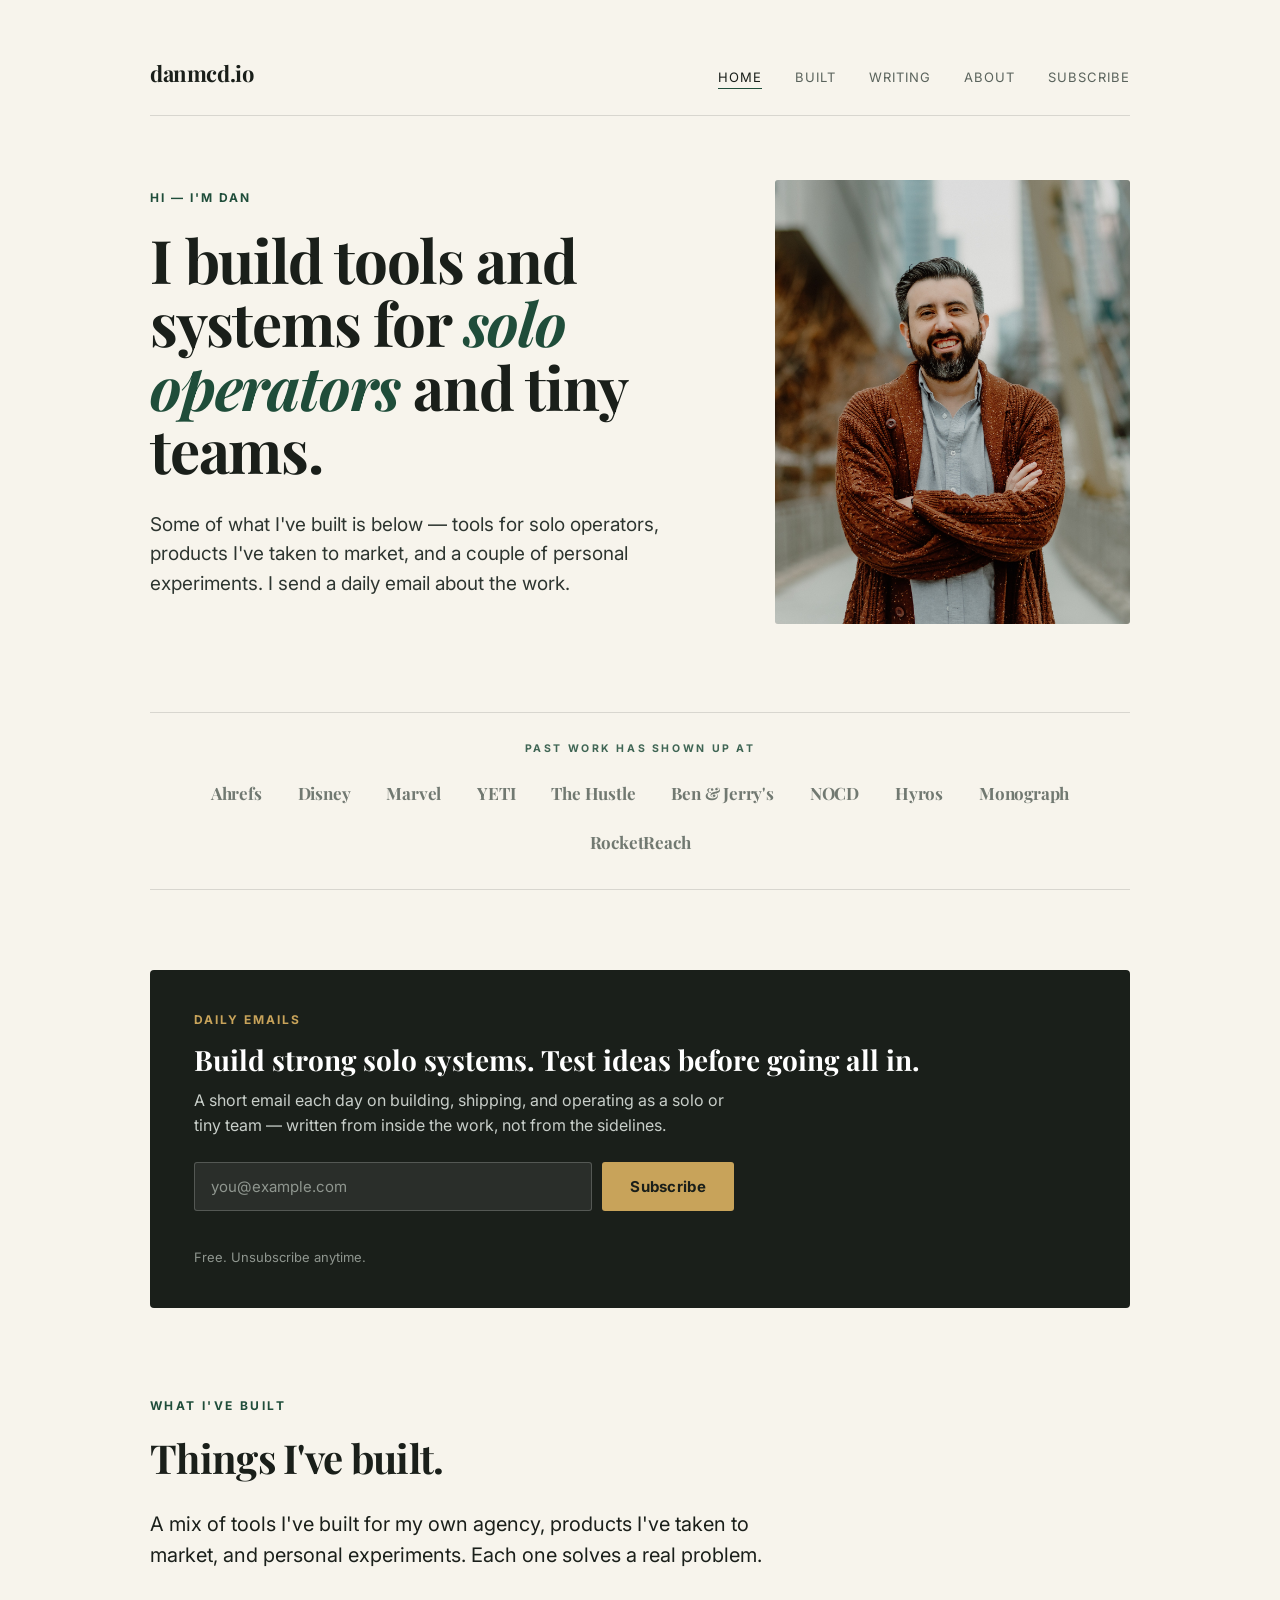
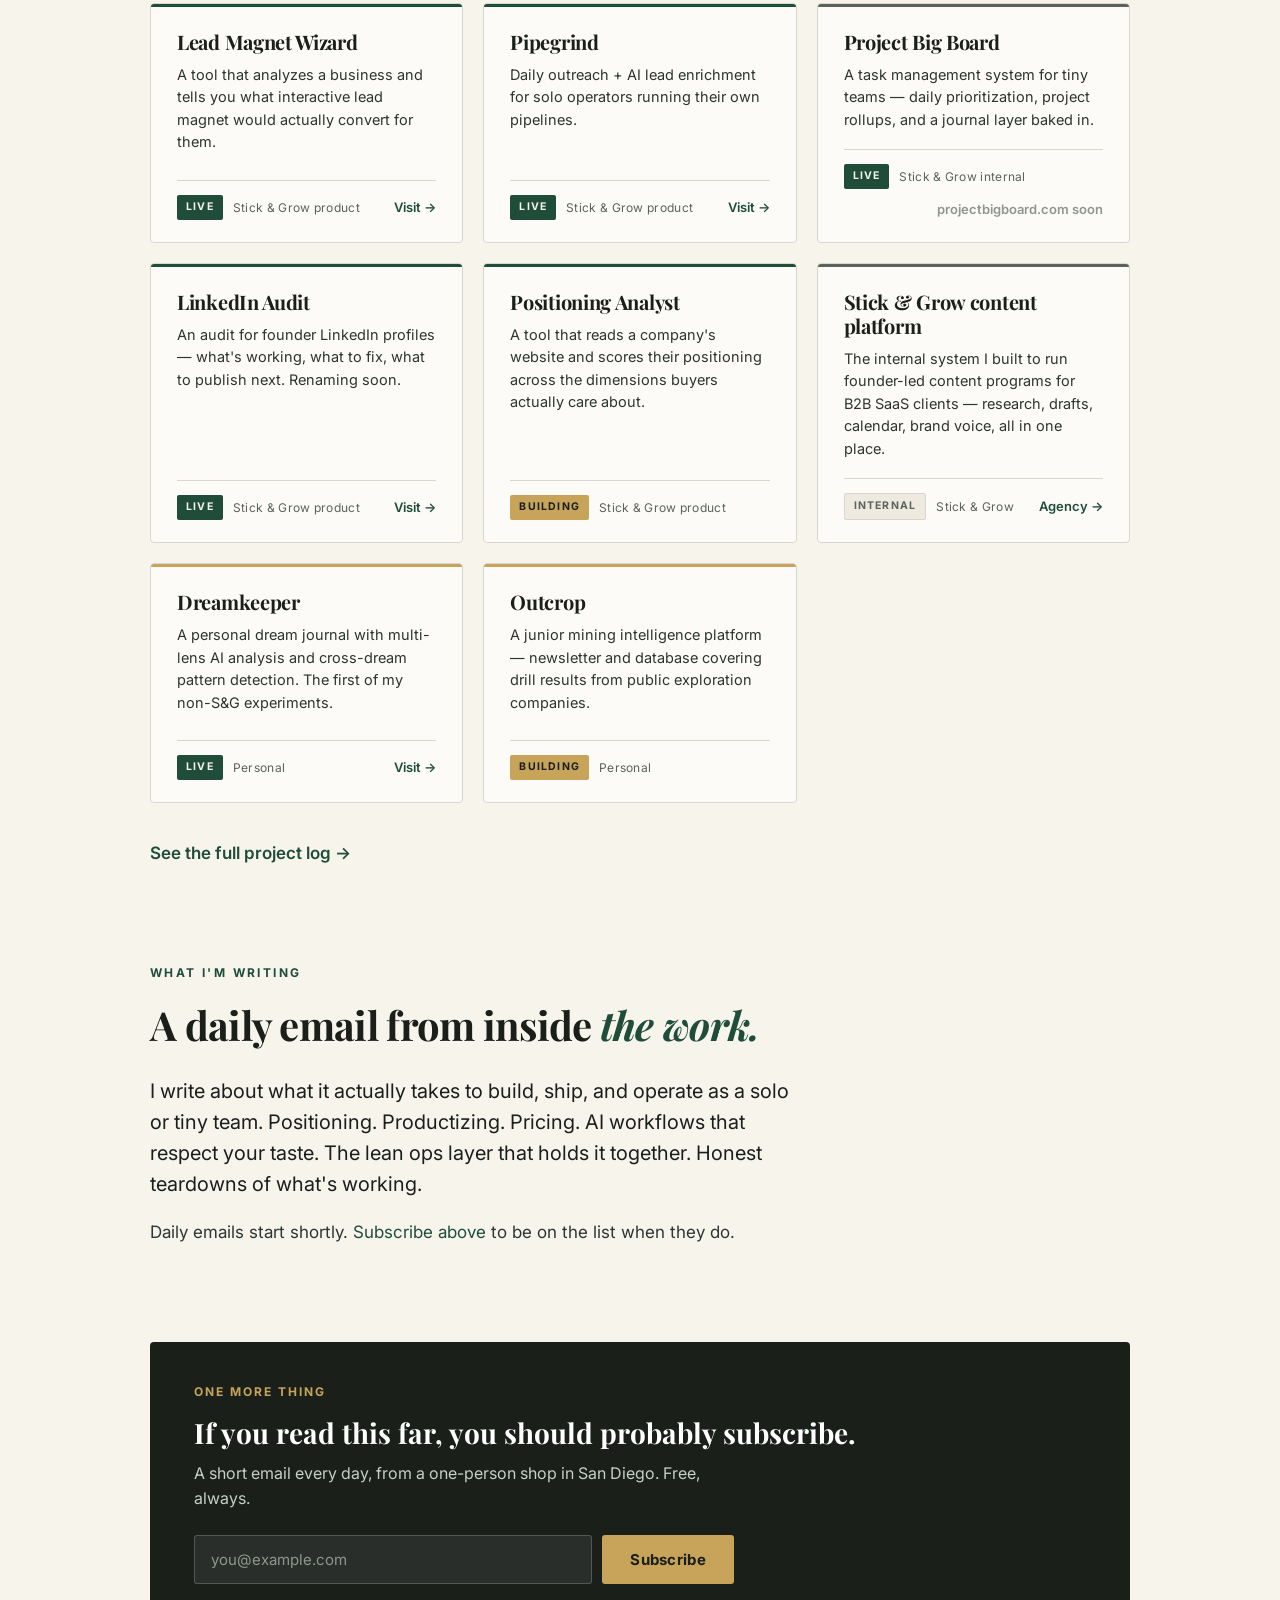
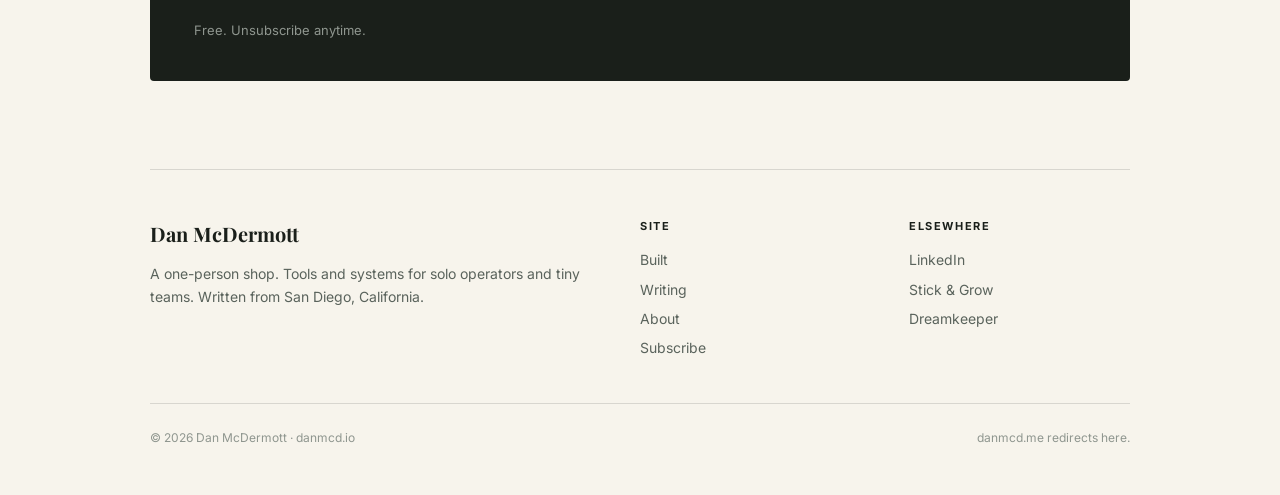
<file: index.html>
<!DOCTYPE html>
<html lang="en">
<head>
  <meta charset="UTF-8" />
  <meta name="viewport" content="width=device-width, initial-scale=1.0" />
  <title>Dan McDermott — danmcd.io</title>
  <meta name="description" content="Dan McDermott builds tools and systems for solo operators and tiny teams. Lead Magnet Wizard, Pipegrind, Project Big Board, Dreamkeeper, and a few more — all from a one-person shop. Subscribe to the daily email." />
  <link rel="preconnect" href="https://fonts.googleapis.com" />
  <link rel="preconnect" href="https://fonts.gstatic.com" crossorigin />
  <link href="https://fonts.googleapis.com/css2?family=Inter:wght@400;500;600;700&family=Playfair+Display:ital,wght@0,400;0,700;1,700&display=swap" rel="stylesheet" />
  <link rel="stylesheet" href="styles.css" />
</head>
<body>

<div class="page">

  <!-- ============ TOP BAR ============ -->
  <header class="topbar">
    <div class="brand"><a href="index.html">danmcd.io</a></div>
    <nav>
      <a href="index.html" class="active">Home</a>
      <a href="building.html">Built</a>
      <a href="writing.html">Writing</a>
      <a href="about.html">About</a>
      <a href="#subscribe">Subscribe</a>
    </nav>
  </header>

  <!-- ============ HERO ============ -->
  <div class="hero">
    <div class="hero-text">
      <span class="eyebrow">Hi — I'm Dan</span>
      <h1>I build tools and systems for <em>solo operators</em> and tiny teams.</h1>
      <p class="hero-sub">
        Some of what I've built is below — tools for solo operators, products I've taken to market, and a couple of personal experiments. I send a daily email about the work.
      </p>
    </div>
    <div class="photo portrait">
      <img src="assets/images/hero-portrait.jpg" alt="Dan McDermott portrait" style="object-position: top;" />
    </div>
  </div>

  <!-- ============ LOGOS BAR ============ -->
  <div class="logos-bar">
    <div class="logos-label">Past work has shown up at</div>
    <div class="logos-row">
      <span class="logo">Ahrefs</span>
      <span class="logo">Disney</span>
      <span class="logo">Marvel</span>
      <span class="logo">YETI</span>
      <span class="logo">The Hustle</span>
      <span class="logo">Ben &amp; Jerry's</span>
      <span class="logo">NOCD</span>
      <span class="logo">Hyros</span>
      <span class="logo">Monograph</span>
      <span class="logo">RocketReach</span>
    </div>
  </div>

  <!-- ============ PRIMARY SUBSCRIBE CTA ============ -->
  <div class="optin" id="subscribe">
    <div class="optin-lead">Daily Emails</div>
    <div class="optin-title">Build strong solo systems. Test ideas before going all in.</div>
    <div class="optin-body">
      A short email each day on building, shipping, and operating as a solo or tiny team — written from inside the work, not from the sidelines.
    </div>
    <form class="optin-form" action="/api/subscribe" method="post">
      <input class="optin-input" name="email" type="email" autocomplete="email" placeholder="you@example.com" required />
      <input class="optin-honeypot" name="website" type="text" tabindex="-1" autocomplete="off" aria-hidden="true" />
      <button class="optin-btn" type="submit">Subscribe</button>
    </form>
    <div class="optin-status" role="status" aria-live="polite"></div>
    <div class="optin-fineprint">Free. Unsubscribe anytime.</div>
  </div>

  <!-- ============ WHAT I'VE BUILT ============ -->
  <section>
    <span class="section-eyebrow">What I've built</span>
    <h2>Things I've built.</h2>
    <p class="lead">
      A mix of tools I've built for my own agency, products I've taken to market, and personal experiments. Each one solves a real problem.
    </p>

    <div class="project-grid">

      <div class="project-tile" data-category="sg-product">
        <div class="project-name">Lead Magnet Wizard</div>
        <div class="project-desc">A tool that analyzes a business and tells you what interactive lead magnet would actually convert for them.</div>
        <div class="project-meta">
          <span class="project-status live">Live</span>
          <span class="project-tag">Stick &amp; Grow product</span>
          <a class="project-link" href="https://leadmagnetwizard.com" target="_blank" rel="noopener">Visit →</a>
        </div>
      </div>

      <div class="project-tile" data-category="sg-product">
        <div class="project-name">Pipegrind</div>
        <div class="project-desc">Daily outreach + AI lead enrichment for solo operators running their own pipelines.</div>
        <div class="project-meta">
          <span class="project-status live">Live</span>
          <span class="project-tag">Stick &amp; Grow product</span>
          <a class="project-link" href="https://pipegrind.vercel.app" target="_blank" rel="noopener">Visit →</a>
        </div>
      </div>

      <div class="project-tile" data-category="sg-internal">
        <div class="project-name">Project Big Board</div>
        <div class="project-desc">A task management system for tiny teams — daily prioritization, project rollups, and a journal layer baked in.</div>
        <div class="project-meta">
          <span class="project-status live">Live</span>
          <span class="project-tag">Stick &amp; Grow internal</span>
          <span class="project-link disabled">projectbigboard.com soon</span>
        </div>
      </div>

      <div class="project-tile" data-category="sg-product">
        <div class="project-name">LinkedIn Audit</div>
        <div class="project-desc">An audit for founder LinkedIn profiles — what's working, what to fix, what to publish next. Renaming soon.</div>
        <div class="project-meta">
          <span class="project-status live">Live</span>
          <span class="project-tag">Stick &amp; Grow product</span>
          <a class="project-link" href="https://r.stickandgrow.co" target="_blank" rel="noopener">Visit →</a>
        </div>
      </div>

      <div class="project-tile" data-category="sg-product">
        <div class="project-name">Positioning Analyst</div>
        <div class="project-desc">A tool that reads a company's website and scores their positioning across the dimensions buyers actually care about.</div>
        <div class="project-meta">
          <span class="project-status building">Building</span>
          <span class="project-tag">Stick &amp; Grow product</span>
        </div>
      </div>

      <div class="project-tile" data-category="sg-internal">
        <div class="project-name">Stick &amp; Grow content platform</div>
        <div class="project-desc">The internal system I built to run founder-led content programs for B2B SaaS clients — research, drafts, calendar, brand voice, all in one place.</div>
        <div class="project-meta">
          <span class="project-status internal">Internal</span>
          <span class="project-tag">Stick &amp; Grow</span>
          <a class="project-link" href="https://stickandgrow.co" target="_blank" rel="noopener">Agency →</a>
        </div>
      </div>

      <div class="project-tile" data-category="personal">
        <div class="project-name">Dreamkeeper</div>
        <div class="project-desc">A personal dream journal with multi-lens AI analysis and cross-dream pattern detection. The first of my non-S&amp;G experiments.</div>
        <div class="project-meta">
          <span class="project-status live">Live</span>
          <span class="project-tag">Personal</span>
          <a class="project-link" href="https://dreamkeeper.io" target="_blank" rel="noopener">Visit →</a>
        </div>
      </div>

      <div class="project-tile" data-category="personal">
        <div class="project-name">Outcrop</div>
        <div class="project-desc">A junior mining intelligence platform — newsletter and database covering drill results from public exploration companies.</div>
        <div class="project-meta">
          <span class="project-status building">Building</span>
          <span class="project-tag">Personal</span>
        </div>
      </div>

    </div>

    <p style="margin-top: 36px;">
      <a href="building.html" style="font-weight: 600;">See the full project log →</a>
    </p>
  </section>

  <!-- ============ WHAT I'M WRITING ============ -->
  <section>
    <span class="section-eyebrow">What I'm writing</span>
    <h2>A daily email from inside <em>the work.</em></h2>
    <p class="lead">
      I write about what it actually takes to build, ship, and operate as a solo or tiny team. Positioning. Productizing. Pricing. AI workflows that respect your taste. The lean ops layer that holds it together. Honest teardowns of what's working.
    </p>
    <p>
      Daily emails start shortly. <a href="#subscribe">Subscribe above</a> to be on the list when they do.
    </p>
  </section>

  <!-- ============ FINAL OPT-IN ============ -->
  <div class="optin">
    <div class="optin-lead">One more thing</div>
    <div class="optin-title">If you read this far, you should probably subscribe.</div>
    <div class="optin-body">
      A short email every day, from a one-person shop in San Diego. Free, always.
    </div>
    <form class="optin-form" action="/api/subscribe" method="post">
      <input class="optin-input" name="email" type="email" autocomplete="email" placeholder="you@example.com" required />
      <input class="optin-honeypot" name="website" type="text" tabindex="-1" autocomplete="off" aria-hidden="true" />
      <button class="optin-btn" type="submit">Subscribe</button>
    </form>
    <div class="optin-status" role="status" aria-live="polite"></div>
    <div class="optin-fineprint">Free. Unsubscribe anytime.</div>
  </div>

  <!-- ============ FOOTER ============ -->
  <footer>
    <div class="foot-grid">
      <div>
        <div class="foot-brand">Dan McDermott</div>
        <p style="font-size: 14px; color: var(--muted); margin-bottom: 0;">
          A one-person shop. Tools and systems for solo operators and tiny teams. Written from San Diego, California.
        </p>
      </div>
      <div class="foot-col">
        <h4>Site</h4>
        <a href="building.html">Built</a>
        <a href="writing.html">Writing</a>
        <a href="about.html">About</a>
        <a href="#subscribe">Subscribe</a>
      </div>
      <div class="foot-col">
        <h4>Elsewhere</h4>
        <a href="https://linkedin.com/in/danmcdermott">LinkedIn</a>
        <a href="https://stickandgrow.co">Stick &amp; Grow</a>
        <a href="https://dreamkeeper.io">Dreamkeeper</a>
      </div>
    </div>
    <div class="foot-bottom">
      <span>© 2026 Dan McDermott · danmcd.io</span>
      <span>danmcd.me redirects here.</span>
    </div>
  </footer>

</div>

<script>
  // Gentle fade-in-up for project tiles as they scroll into view.
  // Respects prefers-reduced-motion.
  (function () {
    var tiles = document.querySelectorAll('.project-tile');
    if (!tiles.length) return;
    var reduced = window.matchMedia && window.matchMedia('(prefers-reduced-motion: reduce)').matches;
    if (reduced || !('IntersectionObserver' in window)) {
      tiles.forEach(function (t) { t.classList.add('in-view'); });
      return;
    }
    tiles.forEach(function (t, i) {
      t.style.animationDelay = (i * 70) + 'ms';
    });
    var io = new IntersectionObserver(function (entries) {
      entries.forEach(function (entry) {
        if (entry.isIntersecting) {
          entry.target.classList.add('in-view');
          io.unobserve(entry.target);
        }
      });
    }, { threshold: 0.12, rootMargin: '0px 0px -40px 0px' });
    tiles.forEach(function (t) { io.observe(t); });
  })();
</script>

<script src="subscribe.js"></script>

</body>
</html>
</file>
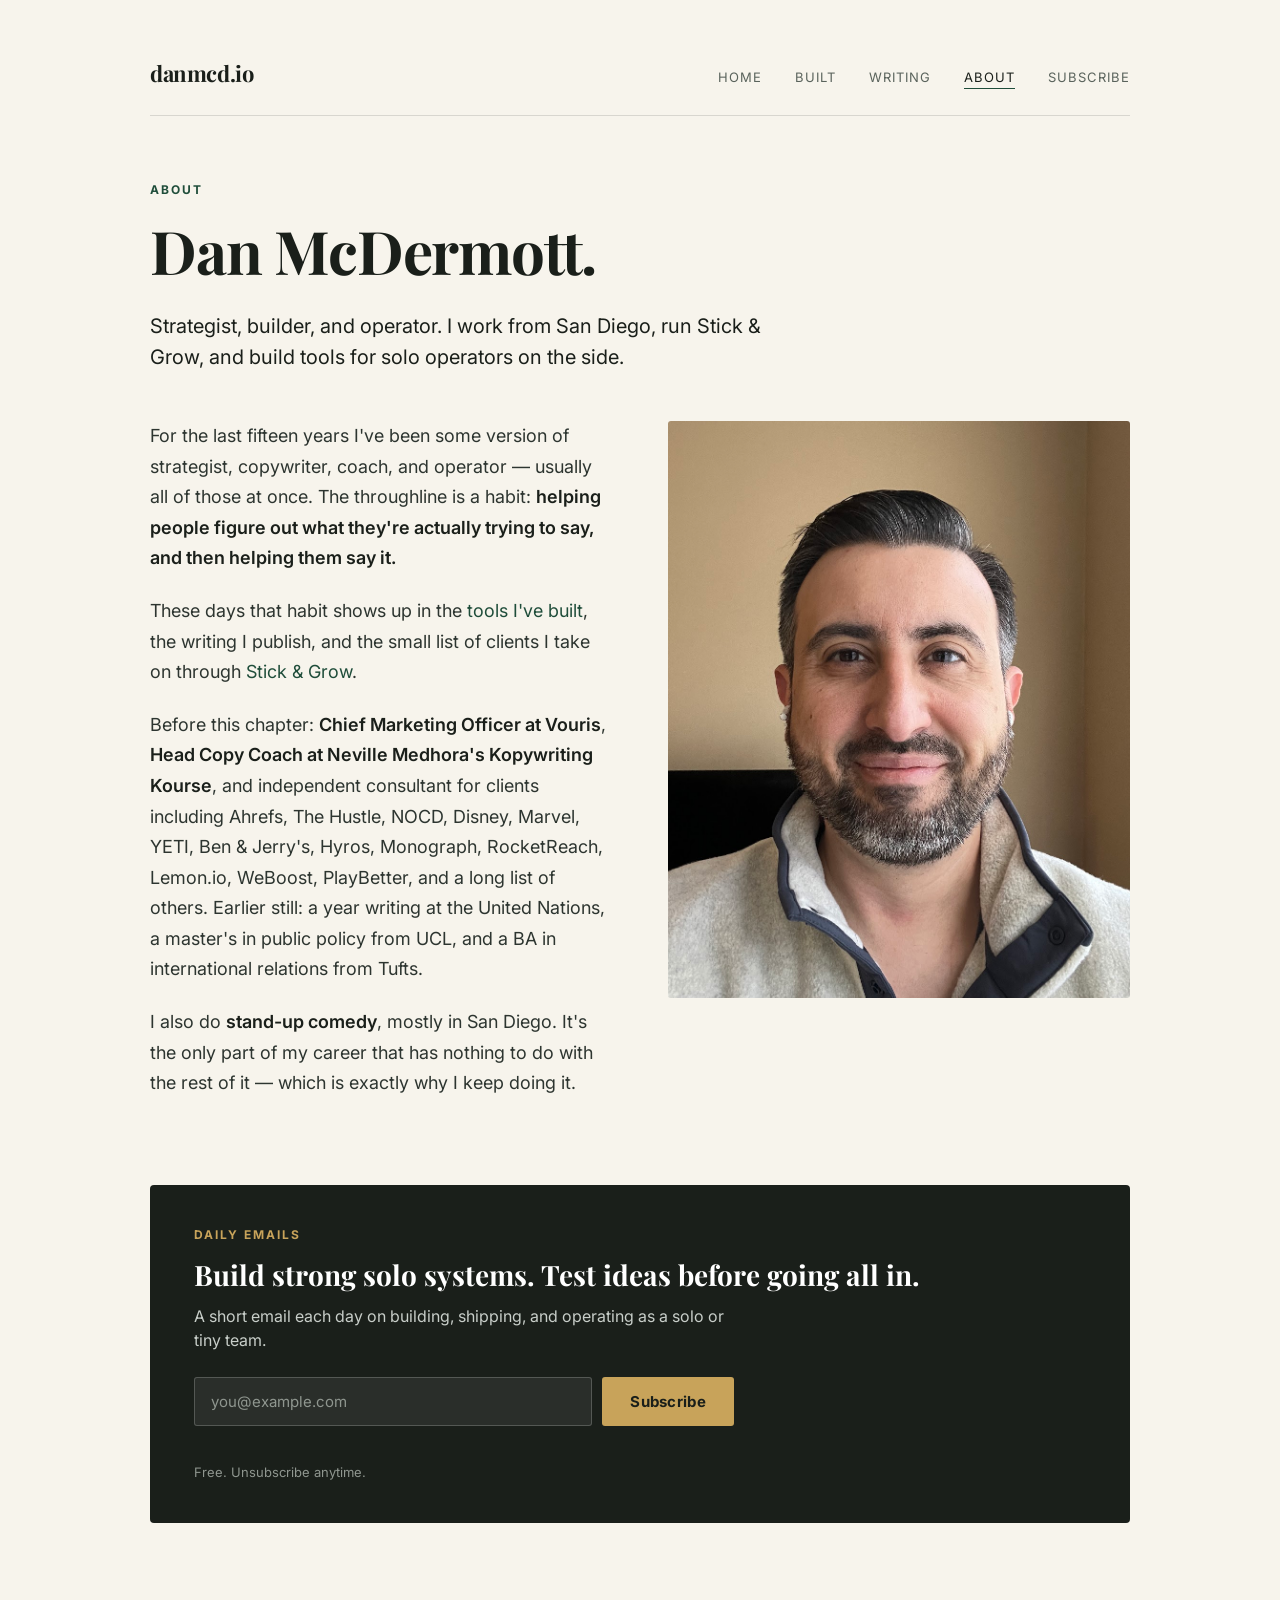
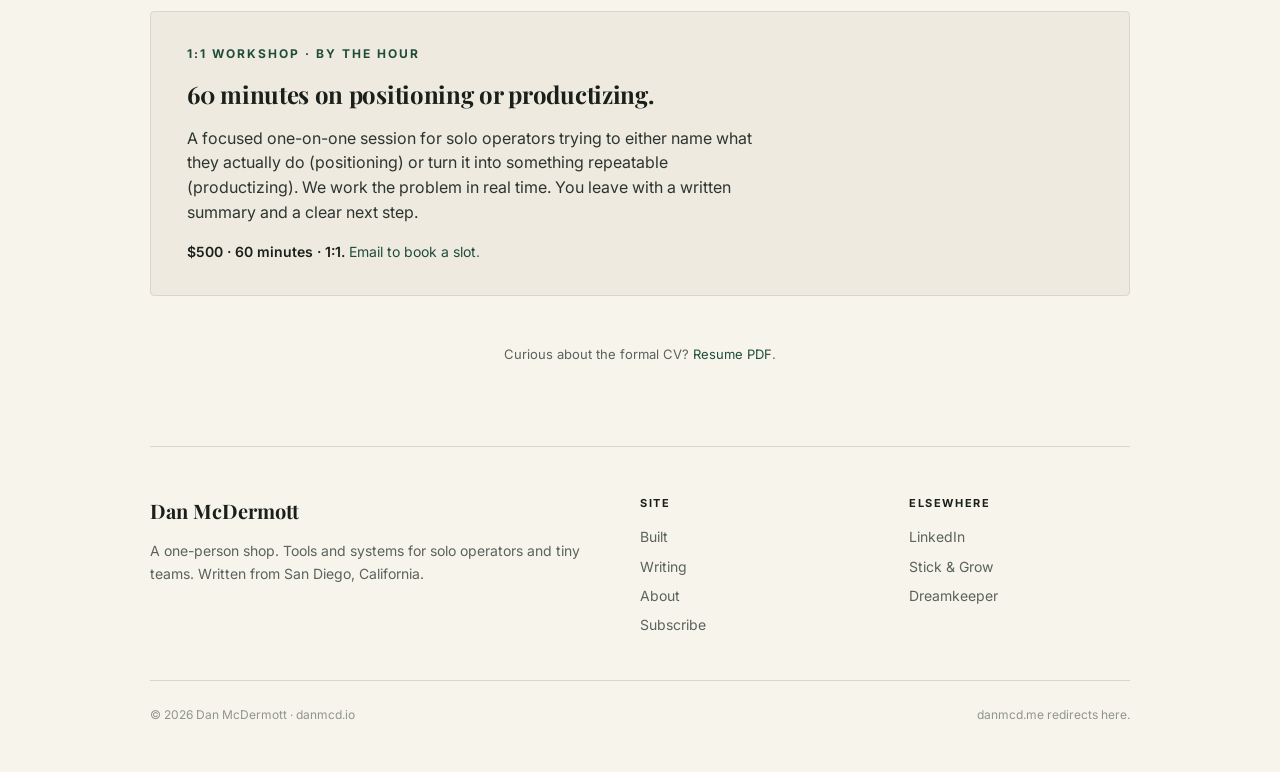
<file: about.html>
<!DOCTYPE html>
<html lang="en">
<head>
  <meta charset="UTF-8" />
  <meta name="viewport" content="width=device-width, initial-scale=1.0" />
  <title>About — Dan McDermott</title>
  <meta name="description" content="Dan McDermott — strategist, builder, operator. Runs Stick & Grow, builds tools for solo operators, sends a daily email." />
  <link rel="preconnect" href="https://fonts.googleapis.com" />
  <link rel="preconnect" href="https://fonts.gstatic.com" crossorigin />
  <link href="https://fonts.googleapis.com/css2?family=Inter:wght@400;500;600;700&family=Playfair+Display:ital,wght@0,400;0,700;1,700&display=swap" rel="stylesheet" />
  <link rel="stylesheet" href="styles.css" />
</head>
<body>

<div class="page">

  <header class="topbar">
    <div class="brand"><a href="index.html">danmcd.io</a></div>
    <nav>
      <a href="index.html">Home</a>
      <a href="building.html">Built</a>
      <a href="writing.html">Writing</a>
      <a href="about.html" class="active">About</a>
      <a href="index.html#subscribe">Subscribe</a>
    </nav>
  </header>

  <!-- ============ HEADER ============ -->
  <section style="margin-bottom: 48px;">
    <span class="eyebrow">About</span>
    <h1>Dan McDermott.</h1>
    <p class="lead" style="margin-top: 24px;">
      Strategist, builder, and operator. I work from San Diego, run Stick &amp; Grow, and build tools for solo operators on the side.
    </p>
  </section>

  <!-- ============ PHOTO + INTRO ============ -->
  <div class="two-col" style="margin-bottom: 64px; gap: 56px;">
    <div class="prose-bio">
      <p>For the last fifteen years I've been some version of strategist, copywriter, coach, and operator — usually all of those at once. The throughline is a habit: <strong>helping people figure out what they're actually trying to say, and then helping them say it.</strong></p>
      <p>These days that habit shows up in the <a href="building.html">tools I've built</a>, the writing I publish, and the small list of clients I take on through <a href="https://stickandgrow.co">Stick &amp; Grow</a>.</p>
      <p>Before this chapter: <strong>Chief Marketing Officer at Vouris</strong>, <strong>Head Copy Coach at Neville Medhora's Kopywriting Kourse</strong>, and independent consultant for clients including Ahrefs, The Hustle, NOCD, Disney, Marvel, YETI, Ben &amp; Jerry's, Hyros, Monograph, RocketReach, Lemon.io, WeBoost, PlayBetter, and a long list of others. Earlier still: a year writing at the United Nations, a master's in public policy from UCL, and a BA in international relations from Tufts.</p>
      <p>I also do <strong>stand-up comedy</strong>, mostly in San Diego. It's the only part of my career that has nothing to do with the rest of it — which is exactly why I keep doing it.</p>
    </div>
    <div class="photo portrait">
      <img src="assets/images/about-portrait.jpg" alt="Dan McDermott" />
    </div>
  </div>

  <!-- ============ NEWSLETTER CTA ============ -->
  <div class="optin">
    <div class="optin-lead">Daily Emails</div>
    <div class="optin-title">Build strong solo systems. Test ideas before going all in.</div>
    <div class="optin-body">
      A short email each day on building, shipping, and operating as a solo or tiny team.
    </div>
    <form class="optin-form" action="/api/subscribe" method="post">
      <input class="optin-input" name="email" type="email" autocomplete="email" placeholder="you@example.com" required />
      <input class="optin-honeypot" name="website" type="text" tabindex="-1" autocomplete="off" aria-hidden="true" />
      <button class="optin-btn" type="submit">Subscribe</button>
    </form>
    <div class="optin-status" role="status" aria-live="polite"></div>
    <div class="optin-fineprint">Free. Unsubscribe anytime.</div>
  </div>

  <!-- ============ WORKSHOP BLOCK ============ -->
  <div class="workshop-block">
    <div class="workshop-eyebrow">1:1 Workshop · By the hour</div>
    <div class="workshop-title">60 minutes on positioning or productizing.</div>
    <div class="workshop-desc">
      A focused one-on-one session for solo operators trying to either name what they actually do (positioning) or turn it into something repeatable (productizing). We work the problem in real time. You leave with a written summary and a clear next step.
    </div>
    <div class="workshop-meta">
      <strong>$500 · 60 minutes · 1:1.</strong> <a href="mailto:dan@stickandgrow.co?subject=Workshop">Email to book a slot</a>.
    </div>
  </div>

  <p style="font-size: 13px; color: var(--muted); margin-top: 48px; text-align: center;">
    Curious about the formal CV? <a href="assets/Dan-McDermott-Resume.pdf">Resume PDF</a>.
  </p>

  <!-- ============ FOOTER ============ -->
  <footer>
    <div class="foot-grid">
      <div>
        <div class="foot-brand">Dan McDermott</div>
        <p style="font-size: 14px; color: var(--muted); margin-bottom: 0;">
          A one-person shop. Tools and systems for solo operators and tiny teams. Written from San Diego, California.
        </p>
      </div>
      <div class="foot-col">
        <h4>Site</h4>
        <a href="building.html">Built</a>
        <a href="writing.html">Writing</a>
        <a href="about.html">About</a>
        <a href="index.html#subscribe">Subscribe</a>
      </div>
      <div class="foot-col">
        <h4>Elsewhere</h4>
        <a href="https://linkedin.com/in/danmcdermott">LinkedIn</a>
        <a href="https://stickandgrow.co">Stick &amp; Grow</a>
        <a href="https://dreamkeeper.io">Dreamkeeper</a>
      </div>
    </div>
    <div class="foot-bottom">
      <span>© 2026 Dan McDermott · danmcd.io</span>
      <span>danmcd.me redirects here.</span>
    </div>
  </footer>

</div>

<script src="subscribe.js"></script>
</body>
</html>
</file>
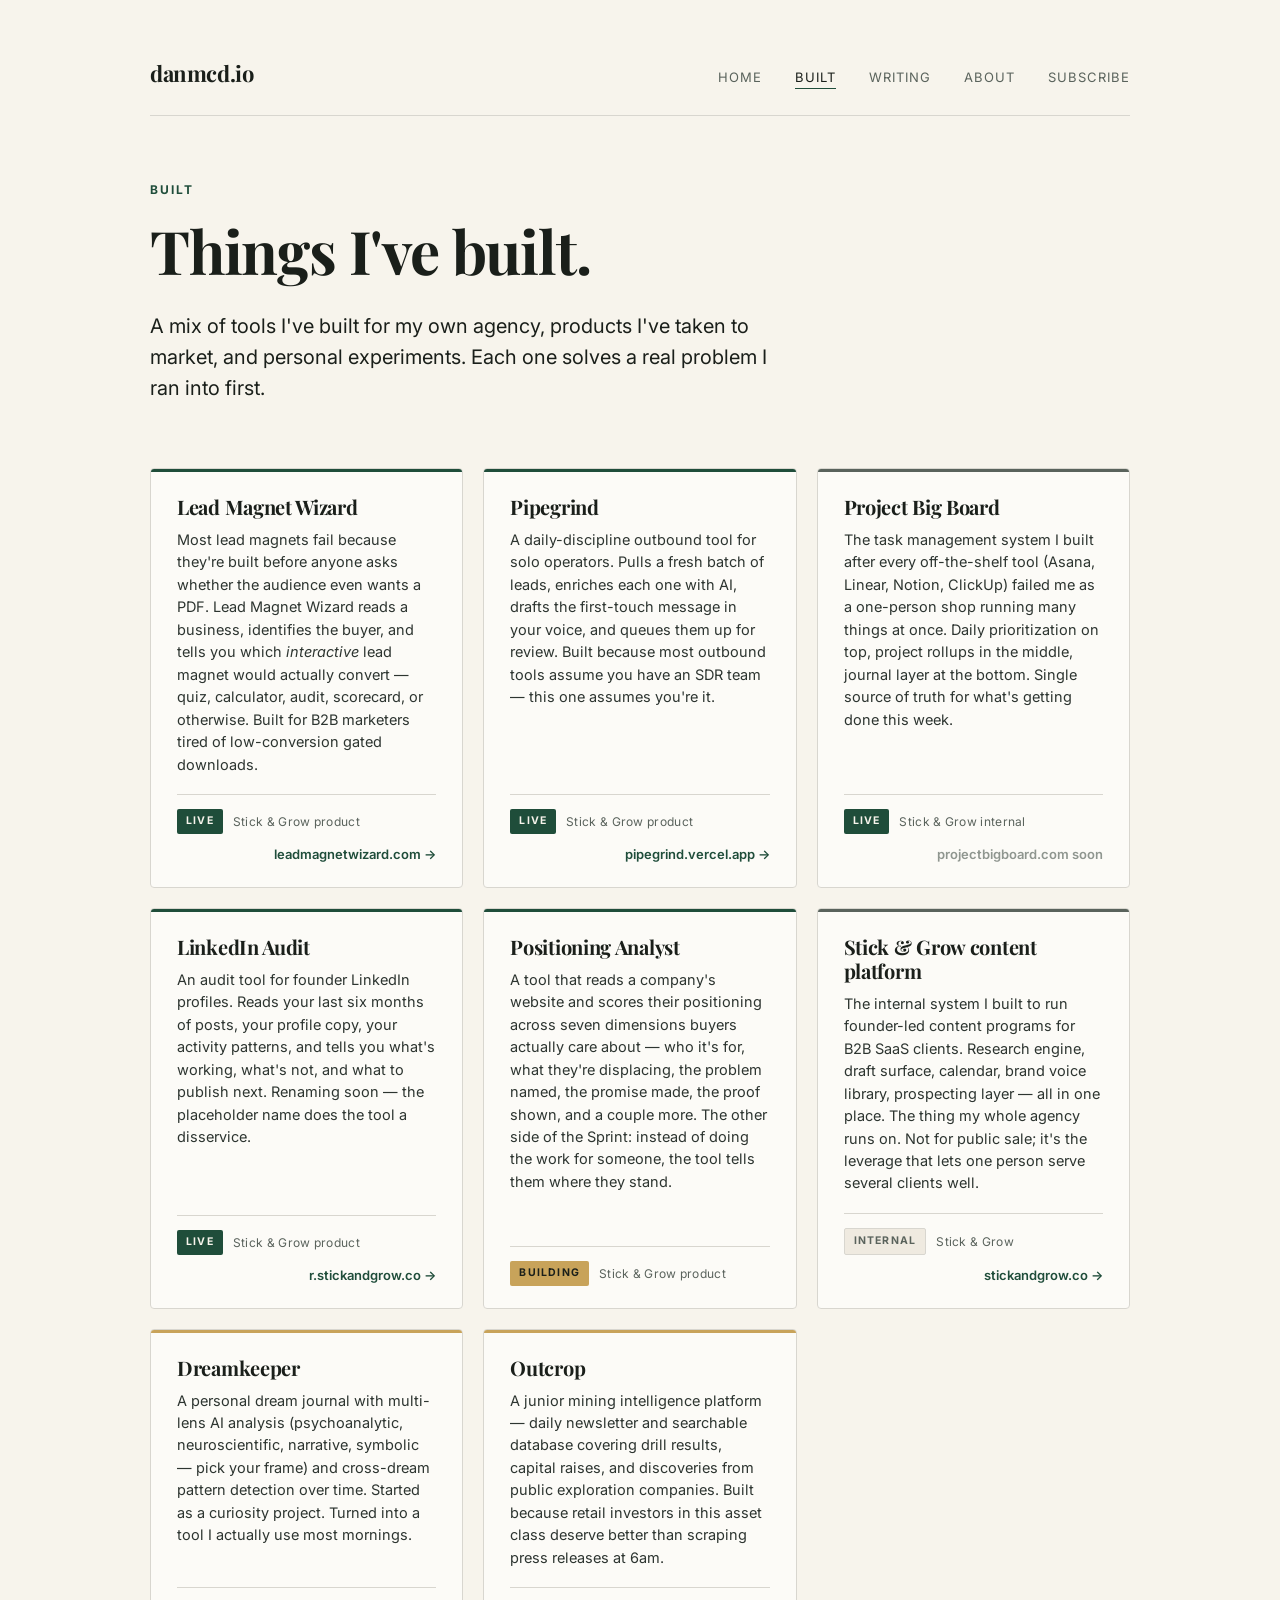
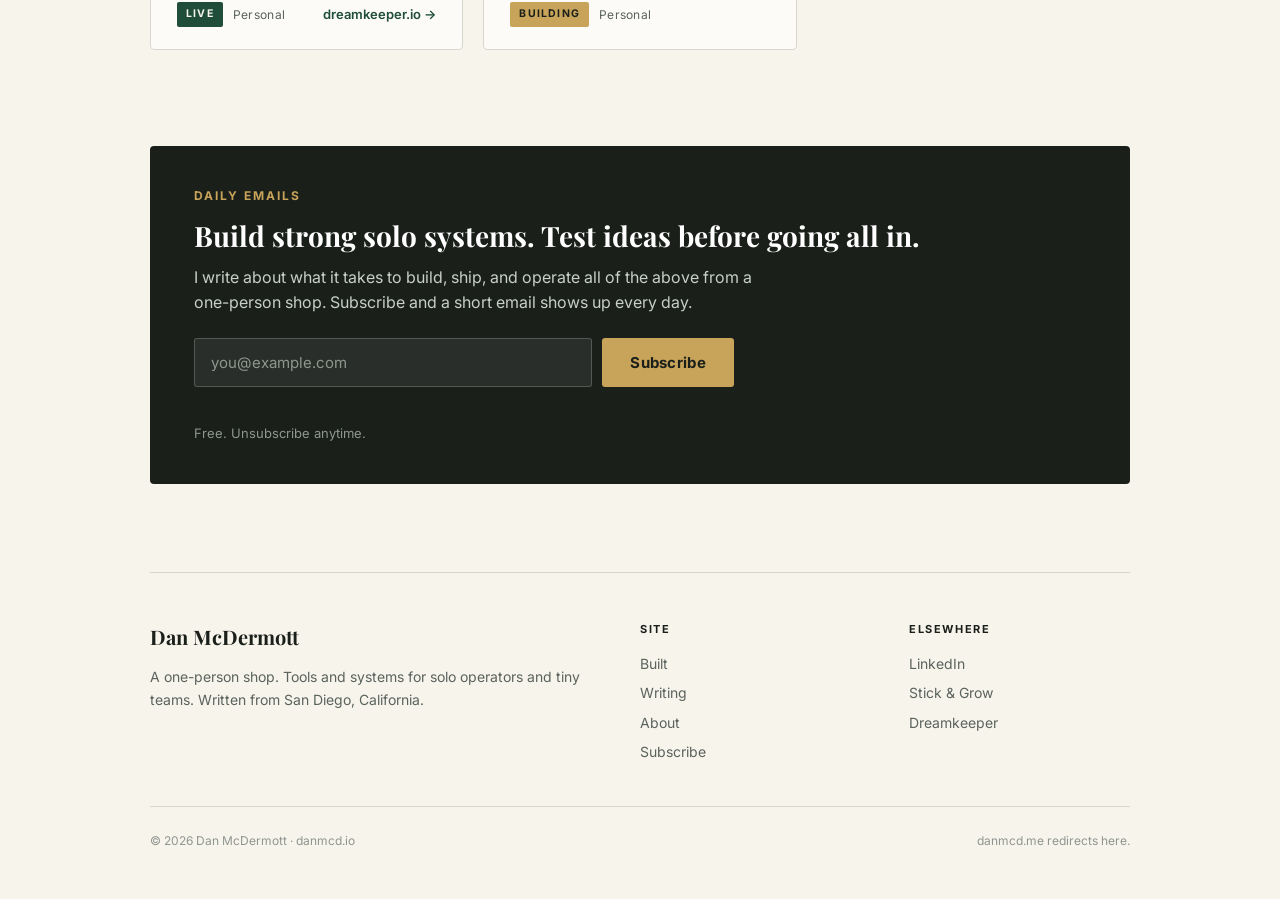
<file: building.html>
<!DOCTYPE html>
<html lang="en">
<head>
  <meta charset="UTF-8" />
  <meta name="viewport" content="width=device-width, initial-scale=1.0" />
  <title>Built — Dan McDermott</title>
  <meta name="description" content="Things I've built. Tools, products, and experiments from a one-person shop — Lead Magnet Wizard, Pipegrind, Project Big Board, Dreamkeeper, and more." />
  <link rel="preconnect" href="https://fonts.googleapis.com" />
  <link rel="preconnect" href="https://fonts.gstatic.com" crossorigin />
  <link href="https://fonts.googleapis.com/css2?family=Inter:wght@400;500;600;700&family=Playfair+Display:ital,wght@0,400;0,700;1,700&display=swap" rel="stylesheet" />
  <link rel="stylesheet" href="styles.css" />
</head>
<body>

<div class="page">

  <header class="topbar">
    <div class="brand"><a href="index.html">danmcd.io</a></div>
    <nav>
      <a href="index.html">Home</a>
      <a href="building.html" class="active">Built</a>
      <a href="writing.html">Writing</a>
      <a href="about.html">About</a>
      <a href="index.html#subscribe">Subscribe</a>
    </nav>
  </header>

  <!-- ============ HEADER ============ -->
  <section style="margin-bottom: 64px;">
    <span class="eyebrow">Built</span>
    <h1>Things I've built.</h1>
    <p class="lead" style="margin-top: 24px;">
      A mix of tools I've built for my own agency, products I've taken to market, and personal experiments. Each one solves a real problem I ran into first.
    </p>
  </section>

  <!-- ============ PROJECTS GRID ============ -->
  <section>
    <div class="project-grid">

      <div class="project-tile" data-category="sg-product">
        <div class="project-name">Lead Magnet Wizard</div>
        <div class="project-desc">
          Most lead magnets fail because they're built before anyone asks whether the audience even wants a PDF. Lead Magnet Wizard reads a business, identifies the buyer, and tells you which <em>interactive</em> lead magnet would actually convert — quiz, calculator, audit, scorecard, or otherwise. Built for B2B marketers tired of low-conversion gated downloads.
        </div>
        <div class="project-meta">
          <span class="project-status live">Live</span>
          <span class="project-tag">Stick &amp; Grow product</span>
          <a class="project-link" href="https://leadmagnetwizard.com" target="_blank" rel="noopener">leadmagnetwizard.com →</a>
        </div>
      </div>

      <div class="project-tile" data-category="sg-product">
        <div class="project-name">Pipegrind</div>
        <div class="project-desc">
          A daily-discipline outbound tool for solo operators. Pulls a fresh batch of leads, enriches each one with AI, drafts the first-touch message in your voice, and queues them up for review. Built because most outbound tools assume you have an SDR team — this one assumes you're it.
        </div>
        <div class="project-meta">
          <span class="project-status live">Live</span>
          <span class="project-tag">Stick &amp; Grow product</span>
          <a class="project-link" href="https://pipegrind.vercel.app" target="_blank" rel="noopener">pipegrind.vercel.app →</a>
        </div>
      </div>

      <div class="project-tile" data-category="sg-internal">
        <div class="project-name">Project Big Board</div>
        <div class="project-desc">
          The task management system I built after every off-the-shelf tool (Asana, Linear, Notion, ClickUp) failed me as a one-person shop running many things at once. Daily prioritization on top, project rollups in the middle, journal layer at the bottom. Single source of truth for what's getting done this week.
        </div>
        <div class="project-meta">
          <span class="project-status live">Live</span>
          <span class="project-tag">Stick &amp; Grow internal</span>
          <span class="project-link disabled">projectbigboard.com soon</span>
        </div>
      </div>

      <div class="project-tile" data-category="sg-product">
        <div class="project-name">LinkedIn Audit</div>
        <div class="project-desc">
          An audit tool for founder LinkedIn profiles. Reads your last six months of posts, your profile copy, your activity patterns, and tells you what's working, what's not, and what to publish next. Renaming soon — the placeholder name does the tool a disservice.
        </div>
        <div class="project-meta">
          <span class="project-status live">Live</span>
          <span class="project-tag">Stick &amp; Grow product</span>
          <a class="project-link" href="https://r.stickandgrow.co" target="_blank" rel="noopener">r.stickandgrow.co →</a>
        </div>
      </div>

      <div class="project-tile" data-category="sg-product">
        <div class="project-name">Positioning Analyst</div>
        <div class="project-desc">
          A tool that reads a company's website and scores their positioning across seven dimensions buyers actually care about — who it's for, what they're displacing, the problem named, the promise made, the proof shown, and a couple more. The other side of the Sprint: instead of doing the work for someone, the tool tells them where they stand.
        </div>
        <div class="project-meta">
          <span class="project-status building">Building</span>
          <span class="project-tag">Stick &amp; Grow product</span>
        </div>
      </div>

      <div class="project-tile" data-category="sg-internal">
        <div class="project-name">Stick &amp; Grow content platform</div>
        <div class="project-desc">
          The internal system I built to run founder-led content programs for B2B SaaS clients. Research engine, draft surface, calendar, brand voice library, prospecting layer — all in one place. The thing my whole agency runs on. Not for public sale; it's the leverage that lets one person serve several clients well.
        </div>
        <div class="project-meta">
          <span class="project-status internal">Internal</span>
          <span class="project-tag">Stick &amp; Grow</span>
          <a class="project-link" href="https://stickandgrow.co" target="_blank" rel="noopener">stickandgrow.co →</a>
        </div>
      </div>

      <div class="project-tile" data-category="personal">
        <div class="project-name">Dreamkeeper</div>
        <div class="project-desc">
          A personal dream journal with multi-lens AI analysis (psychoanalytic, neuroscientific, narrative, symbolic — pick your frame) and cross-dream pattern detection over time. Started as a curiosity project. Turned into a tool I actually use most mornings.
        </div>
        <div class="project-meta">
          <span class="project-status live">Live</span>
          <span class="project-tag">Personal</span>
          <a class="project-link" href="https://dreamkeeper.io" target="_blank" rel="noopener">dreamkeeper.io →</a>
        </div>
      </div>

      <div class="project-tile" data-category="personal">
        <div class="project-name">Outcrop</div>
        <div class="project-desc">
          A junior mining intelligence platform — daily newsletter and searchable database covering drill results, capital raises, and discoveries from public exploration companies. Built because retail investors in this asset class deserve better than scraping press releases at 6am.
        </div>
        <div class="project-meta">
          <span class="project-status building">Building</span>
          <span class="project-tag">Personal</span>
        </div>
      </div>

    </div>
  </section>

  <!-- ============ FINAL OPT-IN ============ -->
  <div class="optin" style="margin-top: 96px;">
    <div class="optin-lead">Daily Emails</div>
    <div class="optin-title">Build strong solo systems. Test ideas before going all in.</div>
    <div class="optin-body">
      I write about what it takes to build, ship, and operate all of the above from a one-person shop. Subscribe and a short email shows up every day.
    </div>
    <form class="optin-form" action="/api/subscribe" method="post">
      <input class="optin-input" name="email" type="email" autocomplete="email" placeholder="you@example.com" required />
      <input class="optin-honeypot" name="website" type="text" tabindex="-1" autocomplete="off" aria-hidden="true" />
      <button class="optin-btn" type="submit">Subscribe</button>
    </form>
    <div class="optin-status" role="status" aria-live="polite"></div>
    <div class="optin-fineprint">Free. Unsubscribe anytime.</div>
  </div>

  <!-- ============ FOOTER ============ -->
  <footer>
    <div class="foot-grid">
      <div>
        <div class="foot-brand">Dan McDermott</div>
        <p style="font-size: 14px; color: var(--muted); margin-bottom: 0;">
          A one-person shop. Tools and systems for solo operators and tiny teams. Written from San Diego, California.
        </p>
      </div>
      <div class="foot-col">
        <h4>Site</h4>
        <a href="building.html">Built</a>
        <a href="writing.html">Writing</a>
        <a href="about.html">About</a>
        <a href="index.html#subscribe">Subscribe</a>
      </div>
      <div class="foot-col">
        <h4>Elsewhere</h4>
        <a href="https://linkedin.com/in/danmcdermott">LinkedIn</a>
        <a href="https://stickandgrow.co">Stick &amp; Grow</a>
        <a href="https://dreamkeeper.io">Dreamkeeper</a>
      </div>
    </div>
    <div class="foot-bottom">
      <span>© 2026 Dan McDermott · danmcd.io</span>
      <span>danmcd.me redirects here.</span>
    </div>
  </footer>

</div>

<script>
  // Gentle fade-in-up for project tiles as they scroll into view.
  // Respects prefers-reduced-motion.
  (function () {
    var tiles = document.querySelectorAll('.project-tile');
    if (!tiles.length) return;
    var reduced = window.matchMedia && window.matchMedia('(prefers-reduced-motion: reduce)').matches;
    if (reduced || !('IntersectionObserver' in window)) {
      tiles.forEach(function (t) { t.classList.add('in-view'); });
      return;
    }
    tiles.forEach(function (t, i) {
      t.style.animationDelay = (i * 70) + 'ms';
    });
    var io = new IntersectionObserver(function (entries) {
      entries.forEach(function (entry) {
        if (entry.isIntersecting) {
          entry.target.classList.add('in-view');
          io.unobserve(entry.target);
        }
      });
    }, { threshold: 0.12, rootMargin: '0px 0px -40px 0px' });
    tiles.forEach(function (t) { io.observe(t); });
  })();
</script>

<script src="subscribe.js"></script>

</body>
</html>
</file>
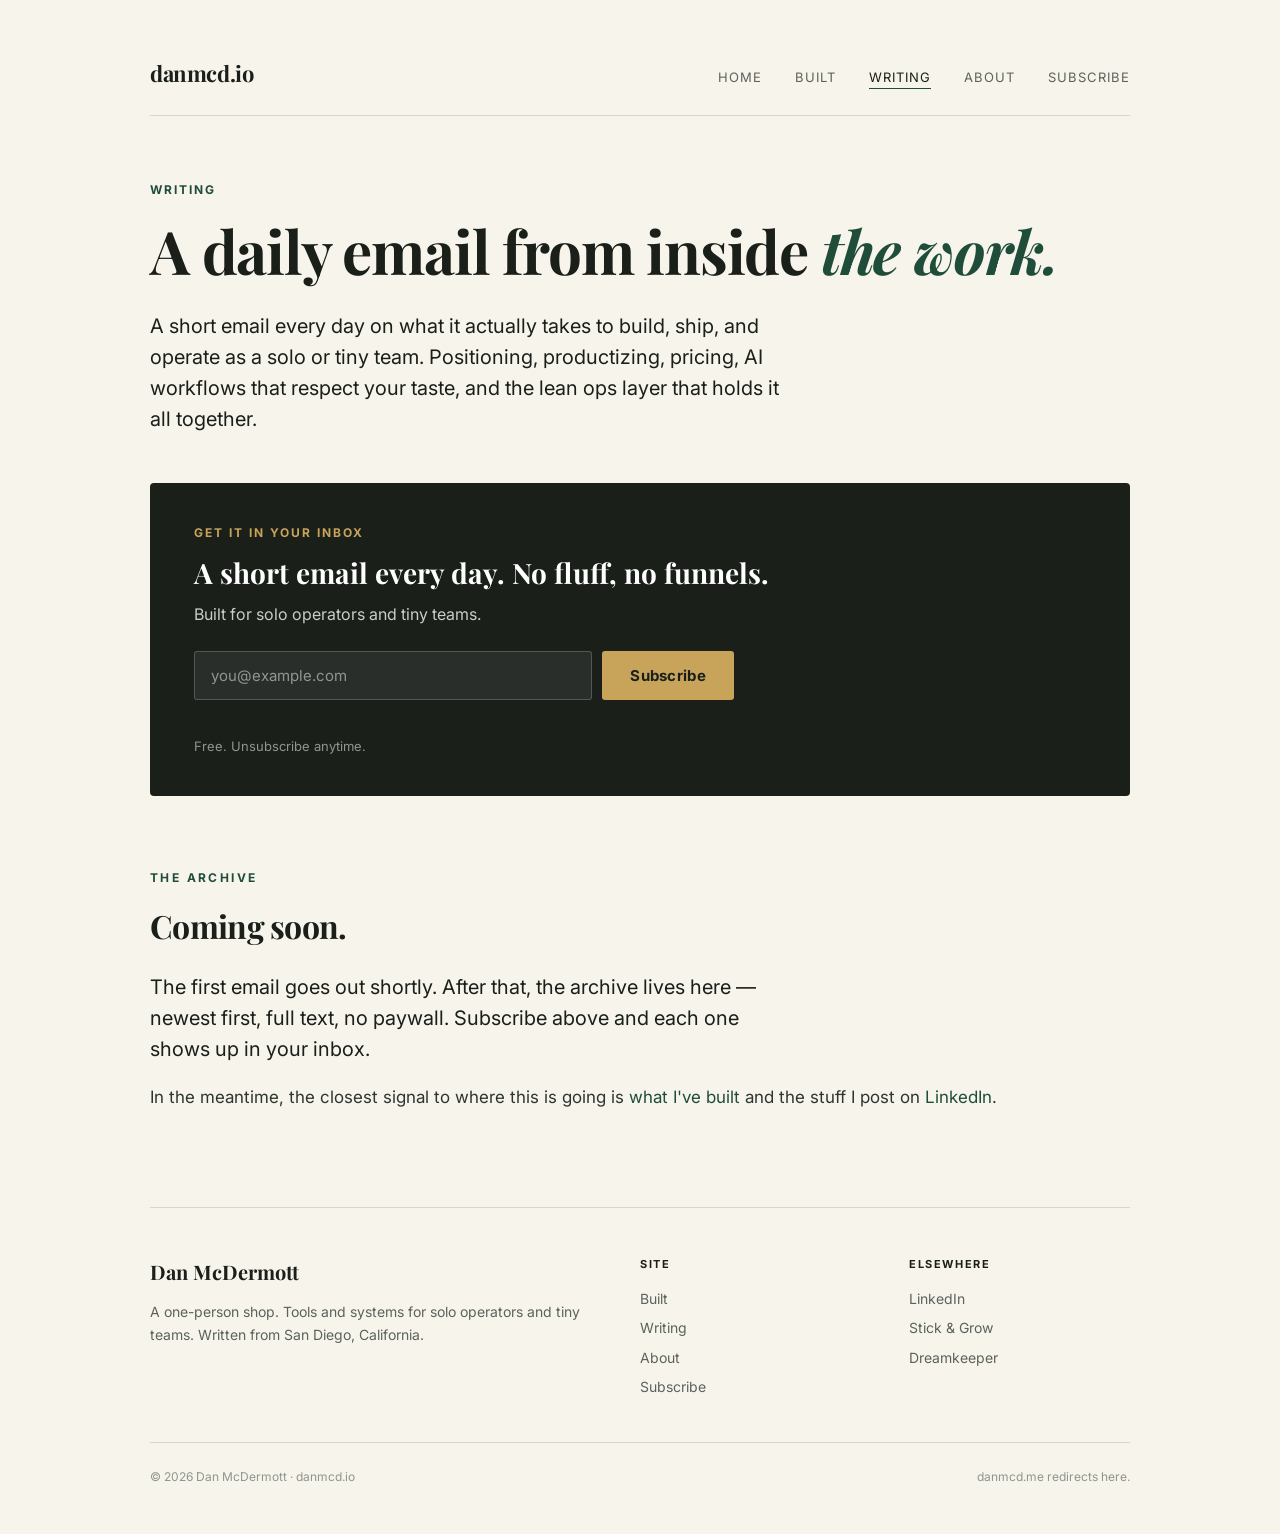
<file: writing.html>
<!DOCTYPE html>
<html lang="en">
<head>
  <meta charset="UTF-8" />
  <meta name="viewport" content="width=device-width, initial-scale=1.0" />
  <title>Writing — Dan McDermott</title>
  <meta name="description" content="A daily email from inside a one-person tool shop. Building strong solo systems, testing ideas before going all in, AI workflows, lean ops." />
  <link rel="preconnect" href="https://fonts.googleapis.com" />
  <link rel="preconnect" href="https://fonts.gstatic.com" crossorigin />
  <link href="https://fonts.googleapis.com/css2?family=Inter:wght@400;500;600;700&family=Playfair+Display:ital,wght@0,400;0,700;1,700&display=swap" rel="stylesheet" />
  <link rel="stylesheet" href="styles.css" />
</head>
<body>

<div class="page">

  <header class="topbar">
    <div class="brand"><a href="index.html">danmcd.io</a></div>
    <nav>
      <a href="index.html">Home</a>
      <a href="building.html">Built</a>
      <a href="writing.html" class="active">Writing</a>
      <a href="about.html">About</a>
      <a href="index.html#subscribe">Subscribe</a>
    </nav>
  </header>

  <!-- ============ HEADER ============ -->
  <section style="margin-bottom: 48px;">
    <span class="eyebrow">Writing</span>
    <h1>A daily email from inside <em>the work.</em></h1>
    <p class="lead" style="margin-top: 24px;">
      A short email every day on what it actually takes to build, ship, and operate as a solo or tiny team. Positioning, productizing, pricing, AI workflows that respect your taste, and the lean ops layer that holds it all together.
    </p>
  </section>

  <!-- ============ INLINE OPT-IN ============ -->
  <div class="optin" style="margin-bottom: 72px;">
    <div class="optin-lead">Get it in your inbox</div>
    <div class="optin-title">A short email every day. No fluff, no funnels.</div>
    <div class="optin-body">
      Built for solo operators and tiny teams.
    </div>
    <form class="optin-form" action="/api/subscribe" method="post">
      <input class="optin-input" name="email" type="email" autocomplete="email" placeholder="you@example.com" required />
      <input class="optin-honeypot" name="website" type="text" tabindex="-1" autocomplete="off" aria-hidden="true" />
      <button class="optin-btn" type="submit">Subscribe</button>
    </form>
    <div class="optin-status" role="status" aria-live="polite"></div>
    <div class="optin-fineprint">Free. Unsubscribe anytime.</div>
  </div>

  <!-- ============ ARCHIVE PLACEHOLDER ============ -->
  <section>
    <span class="section-eyebrow">The archive</span>
    <h2 style="font-size: 32px;">Coming soon.</h2>
    <p class="lead">
      The first email goes out shortly. After that, the archive lives here — newest first, full text, no paywall. Subscribe above and each one shows up in your inbox.
    </p>
    <p>
      In the meantime, the closest signal to where this is going is <a href="building.html">what I've built</a> and the stuff I post on <a href="https://linkedin.com/in/danmcdermott">LinkedIn</a>.
    </p>
  </section>

  <!-- ============ FOOTER ============ -->
  <footer>
    <div class="foot-grid">
      <div>
        <div class="foot-brand">Dan McDermott</div>
        <p style="font-size: 14px; color: var(--muted); margin-bottom: 0;">
          A one-person shop. Tools and systems for solo operators and tiny teams. Written from San Diego, California.
        </p>
      </div>
      <div class="foot-col">
        <h4>Site</h4>
        <a href="building.html">Built</a>
        <a href="writing.html">Writing</a>
        <a href="about.html">About</a>
        <a href="index.html#subscribe">Subscribe</a>
      </div>
      <div class="foot-col">
        <h4>Elsewhere</h4>
        <a href="https://linkedin.com/in/danmcdermott">LinkedIn</a>
        <a href="https://stickandgrow.co">Stick &amp; Grow</a>
        <a href="https://dreamkeeper.io">Dreamkeeper</a>
      </div>
    </div>
    <div class="foot-bottom">
      <span>© 2026 Dan McDermott · danmcd.io</span>
      <span>danmcd.me redirects here.</span>
    </div>
  </footer>

</div>

<script src="subscribe.js"></script>
</body>
</html>
</file>
<file: styles.css>
/* =====================================================================
   danmcd.io — shared styles
   Editorial-magazine personal site. Forest green + warm gold on cream.
   Built for browser display (not print). Photos sit in /assets/images/.
   ===================================================================== */

:root {
  --ink: #1a1f1a;
  --body: #2d3530;
  --muted: #5a635c;
  --light: #8f968f;
  --rule: #d8d6cf;
  --accent: #1f4d3a;      /* deep forest green */
  --accent-soft: #2a5f48;
  --paper: #f7f4ec;       /* warm cream */
  --paper-deep: #efeae0;
  --highlight: #c8a35a;   /* warm gold */
  --white: #ffffff;

  --serif: 'Playfair Display', 'Source Serif Pro', Georgia, 'Times New Roman', serif;
  --sans: 'Inter', 'Helvetica Neue', -apple-system, BlinkMacSystemFont, Arial, sans-serif;
}

/* ============ RESET ============ */
*, *::before, *::after { box-sizing: border-box; margin: 0; padding: 0; }

html { scroll-behavior: smooth; }

body {
  font-family: var(--sans);
  font-size: 17px;
  line-height: 1.6;
  color: var(--body);
  background: var(--paper);
  -webkit-font-smoothing: antialiased;
  -moz-osx-font-smoothing: grayscale;
}

a { color: var(--accent); text-decoration: none; transition: opacity 0.15s ease; }
a:hover { opacity: 0.7; }

img { max-width: 100%; height: auto; display: block; }

/* ============ LAYOUT ============ */
.page {
  max-width: 1100px;
  margin: 0 auto;
  padding: 56px 60px 48px;
}
.container { max-width: 720px; margin: 0 auto; }
.wide { max-width: 900px; margin: 0 auto; }

/* ============ TOP BAR ============ */
.topbar {
  display: flex;
  justify-content: space-between;
  align-items: baseline;
  padding-bottom: 24px;
  margin-bottom: 64px;
  border-bottom: 0.5px solid var(--rule);
}
.topbar .brand {
  font-family: var(--serif);
  font-size: 22px;
  font-weight: 700;
  color: var(--ink);
  letter-spacing: -0.4px;
}
.topbar .brand a { color: var(--ink); }
.topbar nav {
  font-size: 13px;
  letter-spacing: 1px;
  text-transform: uppercase;
  color: var(--muted);
}
.topbar nav a {
  color: var(--muted);
  margin-left: 28px;
}
.topbar nav a.active {
  color: var(--ink);
  border-bottom: 1.5px solid var(--accent);
  padding-bottom: 3px;
}

/* ============ TYPOGRAPHY ============ */
h1 {
  font-family: var(--serif);
  font-size: 60px;
  line-height: 1.06;
  font-weight: 700;
  color: var(--ink);
  letter-spacing: -1.2px;
  margin-bottom: 28px;
}
h1 em, h2 em, h3 em {
  font-style: italic;
  color: var(--accent);
  font-weight: 700;
}

h2 {
  font-family: var(--serif);
  font-size: 40px;
  line-height: 1.15;
  font-weight: 700;
  color: var(--ink);
  letter-spacing: -0.7px;
  margin-bottom: 28px;
}

h3 {
  font-family: var(--serif);
  font-size: 24px;
  line-height: 1.25;
  font-weight: 700;
  color: var(--ink);
  margin-bottom: 12px;
}

p {
  margin-bottom: 18px;
  font-size: 17px;
  line-height: 1.65;
}

p.lead {
  font-size: 20px;
  line-height: 1.55;
  color: var(--ink);
  max-width: 640px;
}

strong { color: var(--ink); font-weight: 600; }

.eyebrow {
  font-size: 12px;
  text-transform: uppercase;
  letter-spacing: 2px;
  color: var(--accent);
  font-weight: 700;
  margin-bottom: 20px;
  display: block;
}

.section-eyebrow {
  font-size: 12px;
  text-transform: uppercase;
  letter-spacing: 2.4px;
  color: var(--accent);
  font-weight: 700;
  margin-bottom: 20px;
  display: block;
}

/* ============ SECTIONS ============ */
section { margin-bottom: 96px; }
section:last-child { margin-bottom: 0; }

.divider {
  border-top: 0.5px solid var(--rule);
  margin: 64px 0;
}

/* ============ HERO ============ */
.hero {
  display: grid;
  grid-template-columns: 1.6fr 1fr;
  gap: 56px;
  align-items: center;
  margin-bottom: 88px;
}
.hero-sub {
  font-size: 19px;
  line-height: 1.55;
  color: var(--body);
  max-width: 560px;
}

/* ============ PHOTOS ============ */
.photo {
  background: var(--paper-deep);
  border-radius: 3px;
  overflow: hidden;
  display: flex;
  align-items: center;
  justify-content: center;
}
.photo img { width: 100%; height: 100%; object-fit: cover; }
.photo.portrait { aspect-ratio: 4 / 5; }
.photo.square { aspect-ratio: 1 / 1; }
.photo.wide { aspect-ratio: 16 / 9; }
.photo.landscape { aspect-ratio: 3 / 2; }

/* placeholder treatment when no image is set */
.photo[data-placeholder] {
  border: 1px dashed var(--light);
  color: var(--light);
  font-size: 11px;
  letter-spacing: 1.5px;
  text-transform: uppercase;
  text-align: center;
  padding: 24px;
}

/* ============ OPT-IN ============ */
.optin {
  background: var(--ink);
  color: var(--paper);
  padding: 40px 44px;
  border-radius: 4px;
  margin-bottom: 88px;
}
.optin-lead {
  font-size: 12px;
  text-transform: uppercase;
  letter-spacing: 2px;
  color: var(--highlight);
  font-weight: 700;
  margin-bottom: 14px;
}
.optin-title {
  font-family: var(--serif);
  font-size: 28px;
  font-weight: 700;
  line-height: 1.2;
  margin-bottom: 12px;
  color: var(--white);
}
.optin-body {
  font-size: 16px;
  color: #c8cec9;
  margin-bottom: 24px;
  max-width: 560px;
  line-height: 1.55;
}
.optin-form {
  display: flex;
  gap: 10px;
  align-items: stretch;
  max-width: 540px;
}
.optin-input {
  flex: 1;
  background: rgba(255,255,255,0.07);
  border: 1px solid rgba(255,255,255,0.2);
  color: var(--paper);
  padding: 14px 16px;
  border-radius: 3px;
  font-size: 15px;
  font-family: inherit;
  outline: none;
  transition: border-color 0.15s ease;
}
.optin-input::placeholder { color: var(--light); }
.optin-input:focus { border-color: var(--highlight); }
.optin-btn {
  background: var(--highlight);
  color: var(--ink);
  padding: 14px 28px;
  border: none;
  border-radius: 3px;
  font-size: 15px;
  font-weight: 700;
  font-family: inherit;
  letter-spacing: 0.3px;
  cursor: pointer;
  white-space: nowrap;
  transition: opacity 0.15s ease;
}
.optin-btn:hover { opacity: 0.9; }
.optin-btn:disabled { opacity: 0.55; cursor: not-allowed; }
.optin-btn:disabled:hover { opacity: 0.55; }
.optin-input:disabled { opacity: 0.6; cursor: not-allowed; }
.optin-honeypot {
  position: absolute;
  left: -10000px;
  width: 1px;
  height: 1px;
  overflow: hidden;
}
.optin-status {
  min-height: 20px;
  margin-top: 12px;
  font-size: 13px;
  color: var(--light);
}
.optin-status.is-success { color: #b8d7bd; }
.optin-status.is-error { color: #f0b8ae; }
.optin-fineprint {
  margin-top: 4px;
  font-size: 13px;
  color: var(--light);
}

/* ============ BULLETS ============ */
.bullets {
  list-style: none;
  margin-top: 24px;
}
.bullets li {
  padding-left: 32px;
  position: relative;
  margin-bottom: 18px;
  font-size: 17px;
  line-height: 1.6;
}
.bullets li::before {
  content: "→";
  position: absolute;
  left: 0;
  top: 0;
  color: var(--accent);
  font-weight: 700;
}

/* ============ TWO-COL ============ */
.two-col {
  display: grid;
  grid-template-columns: 1fr 1fr;
  gap: 64px;
  align-items: start;
}
.two-col.flip { grid-template-columns: 0.85fr 1.4fr; }
.two-col.video { grid-template-columns: 1fr 1fr; gap: 32px; }

/* ============ OFFER CARDS ============ */
.offer {
  border: 1px solid var(--rule);
  background: rgba(255,255,255,0.5);
  padding: 36px 40px;
  border-radius: 4px;
  margin-bottom: 24px;
  transition: border-color 0.2s ease, transform 0.2s ease;
}
.offer:hover {
  border-color: var(--accent);
  transform: translateY(-2px);
}
.offer-tag {
  font-size: 12px;
  text-transform: uppercase;
  letter-spacing: 1.6px;
  color: var(--accent);
  font-weight: 700;
  margin-bottom: 10px;
}
.offer-name {
  font-family: var(--serif);
  font-size: 24px;
  font-weight: 700;
  color: var(--ink);
  margin-bottom: 10px;
  letter-spacing: -0.3px;
}
.offer-desc {
  font-size: 16px;
  line-height: 1.55;
  color: var(--body);
  margin-bottom: 16px;
}
.offer-meta {
  font-size: 14px;
  color: var(--muted);
  border-top: 0.5px solid var(--rule);
  padding-top: 14px;
}
.offer-meta strong { color: var(--ink); }

/* ============ TESTIMONIAL QUOTES ============ */
.quote {
  border-left: 3px solid var(--accent);
  padding: 6px 0 6px 28px;
  margin-bottom: 36px;
}
.quote-text {
  font-family: var(--serif);
  font-size: 22px;
  line-height: 1.4;
  font-style: italic;
  color: var(--ink);
  margin-bottom: 12px;
}
.quote-attr {
  font-size: 14px;
  color: var(--muted);
  letter-spacing: 0.3px;
}
.quote-attr strong { color: var(--ink); }

/* ============ PROSE BIO ============ */
.prose-bio p {
  font-size: 18px;
  line-height: 1.7;
  margin-bottom: 22px;
  max-width: 640px;
}

.client-list {
  font-size: 15px;
  color: var(--muted);
  line-height: 1.75;
  padding: 24px 28px;
  background: var(--paper-deep);
  border-radius: 3px;
  margin-top: 20px;
}
.client-list .label {
  text-transform: uppercase;
  letter-spacing: 1.5px;
  font-size: 11px;
  color: var(--accent);
  font-weight: 700;
  display: block;
  margin-bottom: 10px;
}

/* ============ VIDEO BLOCK ============ */
.video-block {
  background: var(--ink);
  border-radius: 4px;
  aspect-ratio: 16 / 9;
  display: flex;
  align-items: center;
  justify-content: center;
  margin-bottom: 14px;
  position: relative;
  overflow: hidden;
  cursor: pointer;
  transition: transform 0.2s ease;
}
.video-block:hover { transform: scale(1.01); }
.video-block .play {
  width: 72px;
  height: 72px;
  border-radius: 50%;
  background: rgba(255,255,255,0.15);
  border: 1.5px solid rgba(255,255,255,0.55);
  display: flex;
  align-items: center;
  justify-content: center;
  color: #fff;
  font-size: 22px;
  padding-left: 5px;
}
.video-block .vid-label {
  position: absolute;
  bottom: 18px;
  left: 22px;
  right: 22px;
  color: #c8cec9;
  font-size: 13px;
  letter-spacing: 0.5px;
}
.video-caption {
  font-size: 14px;
  color: var(--muted);
  font-style: italic;
  line-height: 1.5;
}

/* ============ WRITING / ARCHIVE ============ */
.essay-list {
  list-style: none;
  margin-top: 32px;
}
.essay-item {
  padding: 28px 0;
  border-bottom: 0.5px solid var(--rule);
  display: grid;
  grid-template-columns: 120px 1fr;
  gap: 32px;
  align-items: baseline;
}
.essay-item:first-child { padding-top: 0; }
.essay-date {
  font-size: 13px;
  color: var(--muted);
  letter-spacing: 0.5px;
  text-transform: uppercase;
  font-variant-numeric: tabular-nums;
}
.essay-title {
  font-family: var(--serif);
  font-size: 24px;
  font-weight: 700;
  color: var(--ink);
  letter-spacing: -0.3px;
  margin-bottom: 6px;
  line-height: 1.25;
}
.essay-title a { color: var(--ink); }
.essay-excerpt {
  font-size: 16px;
  color: var(--body);
  line-height: 1.55;
  max-width: 560px;
}

/* ============ NOW PAGE ============ */
.now-block {
  margin-bottom: 40px;
}
.now-label {
  font-size: 12px;
  text-transform: uppercase;
  letter-spacing: 2px;
  color: var(--accent);
  font-weight: 700;
  margin-bottom: 12px;
  display: block;
}
.now-content {
  font-size: 17px;
  line-height: 1.65;
}
.now-updated {
  font-size: 13px;
  color: var(--muted);
  font-style: italic;
  margin-top: 32px;
}

/* ============ FOOTER ============ */
footer {
  border-top: 0.5px solid var(--rule);
  padding-top: 48px;
  margin-top: 80px;
  color: var(--muted);
  font-size: 14px;
  line-height: 1.6;
}
footer .foot-grid {
  display: grid;
  grid-template-columns: 2fr 1fr 1fr;
  gap: 48px;
  margin-bottom: 36px;
}
footer .foot-brand {
  font-family: var(--serif);
  font-size: 20px;
  color: var(--ink);
  margin-bottom: 12px;
  font-weight: 700;
}
footer .foot-col h4 {
  font-size: 11px;
  text-transform: uppercase;
  letter-spacing: 1.6px;
  color: var(--ink);
  margin-bottom: 14px;
  font-weight: 700;
  font-family: var(--sans);
}
footer .foot-col a, footer .foot-col span {
  display: block;
  color: var(--muted);
  margin-bottom: 7px;
  font-size: 14px;
}
footer .foot-bottom {
  padding-top: 24px;
  border-top: 0.5px solid var(--rule);
  display: flex;
  justify-content: space-between;
  font-size: 12px;
  color: var(--light);
}

/* ============ PROJECT GRID ============ */
.project-grid {
  display: grid;
  grid-template-columns: repeat(3, 1fr);
  gap: 20px;
  margin-top: 32px;
}
.project-tile {
  position: relative;
  border: 1px solid var(--rule);
  background: rgba(255,255,255,0.6);
  border-radius: 4px;
  padding: 26px 26px 22px;
  display: flex;
  flex-direction: column;
  min-height: 240px;
  opacity: 0;
  transform: translateY(16px);
  transition:
    border-color 0.25s ease,
    box-shadow 0.25s ease,
    transform 0.25s ease;
}
.project-tile::before {
  content: "";
  position: absolute;
  top: 0; left: 0; right: 0;
  height: 3px;
  background: var(--rule);
  border-top-left-radius: 4px;
  border-top-right-radius: 4px;
  transition: background 0.25s ease;
}
.project-tile[data-category="sg-product"]::before { background: var(--accent); }
.project-tile[data-category="sg-internal"]::before { background: var(--muted); }
.project-tile[data-category="personal"]::before { background: var(--highlight); }
.project-tile.in-view {
  animation: tileEnter 0.55s cubic-bezier(0.22, 0.6, 0.36, 1) forwards;
}
@keyframes tileEnter {
  from { opacity: 0; transform: translateY(16px); }
  to { opacity: 1; transform: translateY(0); }
}
.project-tile.in-view:hover {
  border-color: var(--accent);
  transform: translateY(-4px);
  box-shadow:
    0 14px 32px rgba(31, 77, 58, 0.08),
    0 3px 6px rgba(0, 0, 0, 0.04);
}
.project-tile.in-view:hover .project-link {
  transform: translateX(4px);
}
.project-tile .project-name {
  font-family: var(--serif);
  font-size: 20px;
  font-weight: 700;
  color: var(--ink);
  letter-spacing: -0.3px;
  margin-bottom: 10px;
  line-height: 1.2;
}
.project-tile .project-desc {
  font-size: 14.5px;
  line-height: 1.55;
  color: var(--body);
  margin-bottom: 18px;
  flex: 1;
}
.project-tile .project-meta {
  display: flex;
  align-items: center;
  gap: 10px;
  flex-wrap: wrap;
  padding-top: 14px;
  border-top: 0.5px solid var(--rule);
  font-size: 12px;
}
.project-tile .project-status {
  text-transform: uppercase;
  letter-spacing: 1.2px;
  font-weight: 700;
  font-size: 10.5px;
  padding: 4px 9px;
  border-radius: 2px;
}
.project-tile .project-status.live {
  background: var(--accent);
  color: var(--paper);
}
.project-tile .project-status.building {
  background: var(--highlight);
  color: var(--ink);
}
.project-tile .project-status.internal {
  background: var(--paper-deep);
  color: var(--muted);
  border: 0.5px solid var(--rule);
}
.project-tile .project-tag {
  font-size: 12px;
  color: var(--muted);
  letter-spacing: 0.3px;
}
.project-tile .project-link {
  margin-left: auto;
  font-size: 13px;
  font-weight: 600;
  color: var(--accent);
  white-space: nowrap;
  display: inline-block;
  transition: transform 0.2s ease;
}
.project-tile .project-link.disabled {
  color: var(--light);
  cursor: not-allowed;
  pointer-events: none;
}

/* ============ LOGOS BAR ============ */
.logos-bar {
  margin: 8px 0 80px;
  padding: 28px 0 32px;
  border-top: 0.5px solid var(--rule);
  border-bottom: 0.5px solid var(--rule);
}
.logos-label {
  font-size: 10.5px;
  text-transform: uppercase;
  letter-spacing: 2.6px;
  color: var(--accent);
  font-weight: 700;
  text-align: center;
  margin-bottom: 22px;
  opacity: 0.85;
}
.logos-row {
  display: flex;
  flex-wrap: wrap;
  justify-content: center;
  align-items: center;
  gap: 22px 36px;
  max-width: 920px;
  margin: 0 auto;
}
.logos-row .logo {
  font-family: var(--serif);
  font-size: 17px;
  font-weight: 700;
  color: var(--muted);
  letter-spacing: -0.2px;
  white-space: nowrap;
  transition: color 0.25s ease, transform 0.25s ease;
  opacity: 0;
  animation: logoFade 0.5s ease forwards;
}
.logos-row .logo:hover {
  color: var(--ink);
  transform: translateY(-1px);
}
@keyframes logoFade {
  from { opacity: 0; transform: translateY(6px); }
  to { opacity: 0.85; transform: translateY(0); }
}
.logos-row .logo:nth-child(1) { animation-delay: 0.05s; }
.logos-row .logo:nth-child(2) { animation-delay: 0.10s; }
.logos-row .logo:nth-child(3) { animation-delay: 0.15s; }
.logos-row .logo:nth-child(4) { animation-delay: 0.20s; }
.logos-row .logo:nth-child(5) { animation-delay: 0.25s; }
.logos-row .logo:nth-child(6) { animation-delay: 0.30s; }
.logos-row .logo:nth-child(7) { animation-delay: 0.35s; }
.logos-row .logo:nth-child(8) { animation-delay: 0.40s; }
.logos-row .logo:nth-child(9) { animation-delay: 0.45s; }
.logos-row .logo:nth-child(10) { animation-delay: 0.50s; }

/* ============ WORKSHOP BLOCK ============ */
.workshop-block {
  border: 1px solid var(--rule);
  background: var(--paper-deep);
  border-radius: 4px;
  padding: 32px 36px;
  margin: 48px 0;
}
.workshop-block .workshop-eyebrow {
  font-size: 12px;
  text-transform: uppercase;
  letter-spacing: 2px;
  color: var(--accent);
  font-weight: 700;
  margin-bottom: 12px;
}
.workshop-block .workshop-title {
  font-family: var(--serif);
  font-size: 24px;
  font-weight: 700;
  color: var(--ink);
  margin-bottom: 12px;
  letter-spacing: -0.3px;
}
.workshop-block .workshop-desc {
  font-size: 16px;
  line-height: 1.55;
  color: var(--body);
  margin-bottom: 16px;
  max-width: 580px;
}
.workshop-block .workshop-meta {
  font-size: 14px;
  color: var(--muted);
}
.workshop-block .workshop-meta strong { color: var(--ink); }

/* ============ RESPONSIVE ============ */
@media (max-width: 1000px) {
  .project-grid { grid-template-columns: repeat(2, 1fr); }
}
@media (max-width: 820px) {
  .project-grid { grid-template-columns: 1fr; gap: 16px; }
  .project-tile { min-height: auto; padding: 22px 24px; }
  .workshop-block { padding: 24px 22px; }
  .logos-row { gap: 16px 24px; }
  .logos-row .logo { font-size: 15px; }
  .page { padding: 32px 24px; }
  .topbar { flex-direction: column; gap: 18px; align-items: flex-start; margin-bottom: 40px; }
  .topbar nav a { margin-left: 0; margin-right: 20px; }
  h1 { font-size: 40px; }
  h2 { font-size: 30px; }
  .hero { grid-template-columns: 1fr; gap: 32px; }
  .two-col, .two-col.flip, .two-col.video { grid-template-columns: 1fr; gap: 32px; }
  .optin { padding: 28px 24px; }
  .optin-form { flex-direction: column; }
  .optin-btn { width: 100%; }
  .essay-item { grid-template-columns: 1fr; gap: 8px; }
  footer .foot-grid { grid-template-columns: 1fr; gap: 28px; }
  footer .foot-bottom { flex-direction: column; gap: 8px; }
  section { margin-bottom: 64px; }
}
</file>
